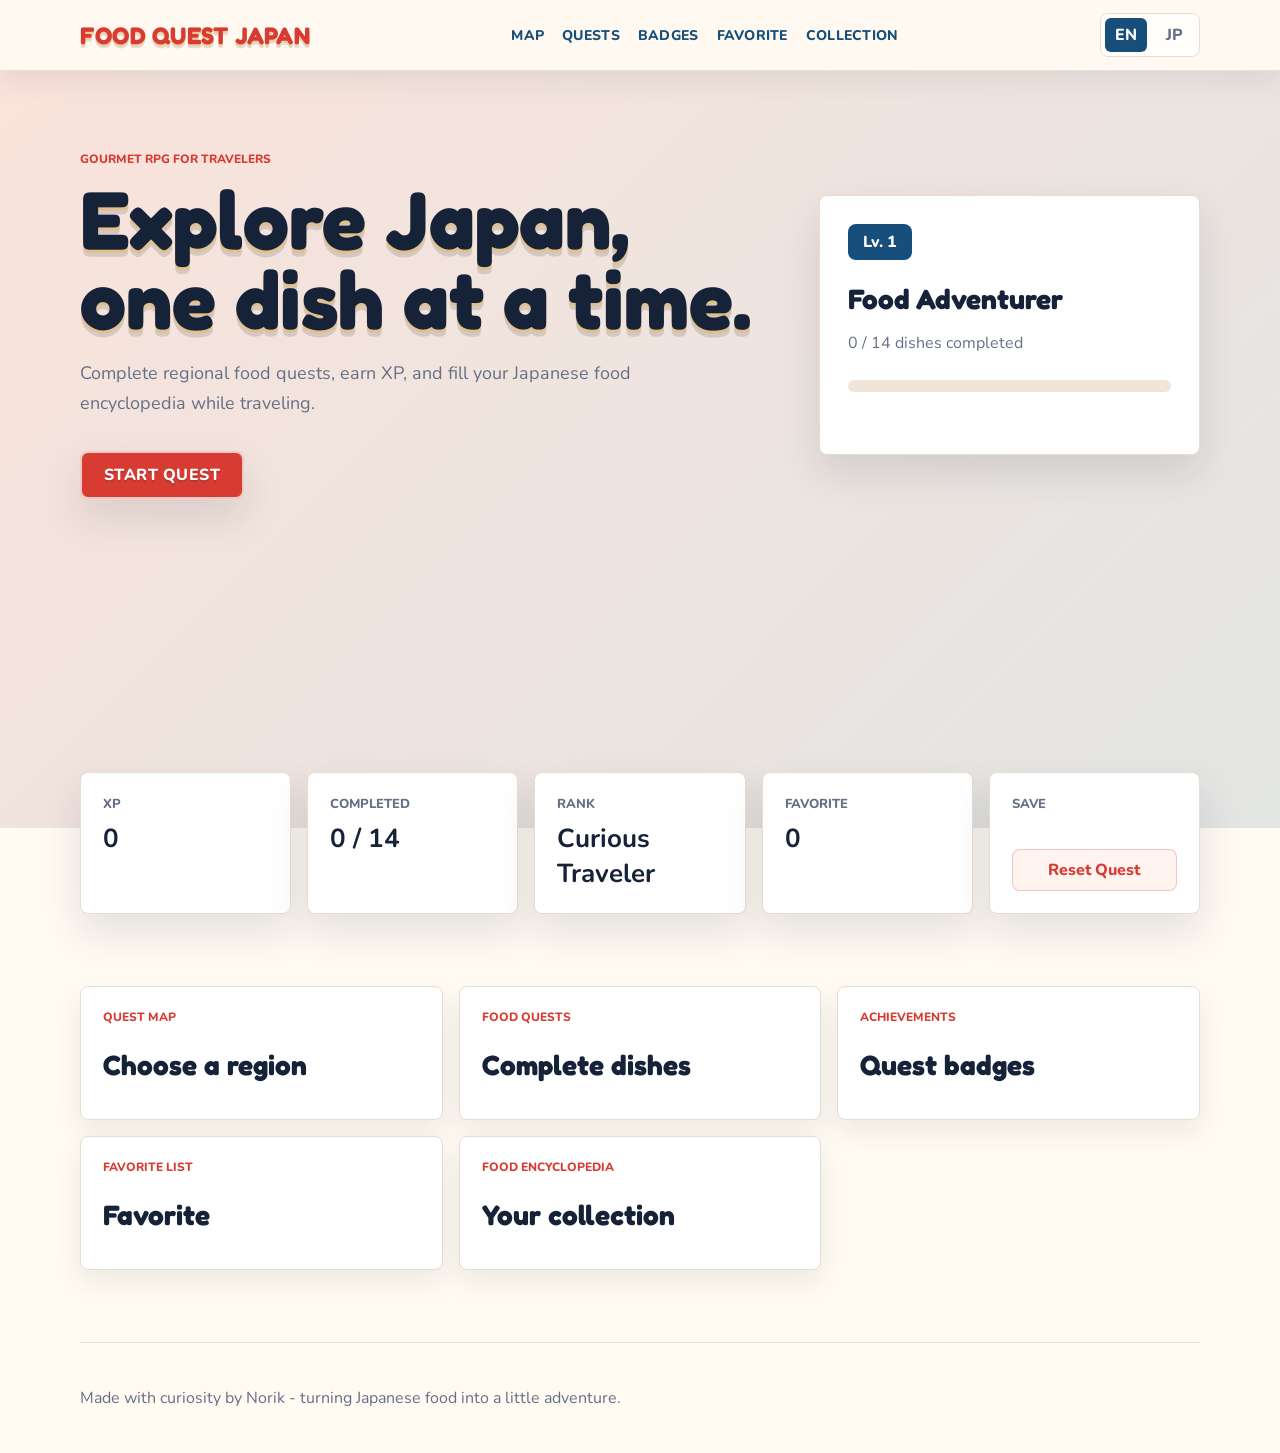
<file: index.html>
<!DOCTYPE html>
<html lang="en">
<head>
  <meta charset="UTF-8">
  <meta name="viewport" content="width=device-width, initial-scale=1.0">
  <meta name="theme-color" content="#fffaf2">
  <title>FOOD QUEST JAPAN</title>
  <link rel="stylesheet" href="css/style.css">
</head>
<body>
  <header class="site-header">
    <nav class="top-nav" aria-label="Main navigation">
      <a class="logo" href="index.html">FOOD QUEST JAPAN</a>
      <div class="nav-links">
        <a href="map.html" data-i18n="nav.map">Map</a>
        <a href="quests.html" data-i18n="nav.quests">Quests</a>
        <a href="badges.html" data-i18n="nav.badges">Badges</a>
        <a href="favorite.html" data-i18n="nav.saved">Favorite</a>
        <a href="collection.html" data-i18n="nav.collection">Collection</a>
      </div>
      <div class="language-toggle" aria-label="Language switcher">
        <button class="language-button active" type="button" data-language="en">EN</button>
        <button class="language-button" type="button" data-language="ja">JP</button>
      </div>
    </nav>

    <section class="hero" id="top">
      <div class="hero-copy">
        <p class="eyebrow" data-i18n="hero.eyebrow">Gourmet RPG for travelers</p>
        <h1 data-i18n="hero.title">Explore Japan, one dish at a time.</h1>
        <p data-i18n="hero.copy">
          Complete regional food quests, earn XP, and fill your Japanese food encyclopedia while traveling.
        </p>
        <a class="primary-button" href="quests.html" data-i18n="hero.cta">Start Quest</a>
      </div>
      <div class="hero-panel" aria-label="Player status preview">
        <span class="level-badge">Lv. 1</span>
        <h2 data-i18n="rank.foodAdventurer">Food Adventurer</h2>
        <p id="heroProgress">0 / 14 dishes completed</p>
        <div class="progress-track">
          <div class="progress-fill" id="heroProgressBar"></div>
        </div>
      </div>
    </section>
  </header>

  <main>
    <section class="dashboard" aria-label="Current player status">
      <article>
        <span>XP</span>
        <strong id="xpValue">0</strong>
      </article>
      <article>
        <span data-i18n="dashboard.completed">Completed</span>
        <strong id="completedValue">0 / 14</strong>
      </article>
      <article>
        <span data-i18n="dashboard.rank">Rank</span>
        <strong id="rankValue">Curious Traveler</strong>
      </article>
      <article>
        <span data-i18n="dashboard.want">Favorite</span>
        <strong id="wantValue">0</strong>
      </article>
      <article class="dashboard-action">
        <span data-i18n="dashboard.save">Save</span>
        <button class="reset-button" id="resetButton" type="button" data-i18n="actions.reset">Reset Quest</button>
      </article>
    </section>

    <section class="section page-links" aria-label="App pages">
      <a class="page-link-card" href="map.html">
        <span data-i18n="map.eyebrow">Quest Map</span>
        <strong data-i18n="map.title">Choose a region</strong>
      </a>
      <a class="page-link-card" href="quests.html">
        <span data-i18n="quests.eyebrow">Food Quests</span>
        <strong data-i18n="quests.title">Complete dishes</strong>
      </a>
      <a class="page-link-card" href="badges.html">
        <span data-i18n="badges.eyebrow">Achievements</span>
        <strong data-i18n="badges.title">Quest badges</strong>
      </a>
      <a class="page-link-card" href="favorite.html">
        <span data-i18n="saved.eyebrow">Travel Plan</span>
        <strong data-i18n="saved.title">Favorite</strong>
      </a>
      <a class="page-link-card" href="collection.html">
        <span data-i18n="collection.eyebrow">Food Encyclopedia</span>
        <strong data-i18n="collection.title">Your collection</strong>
      </a>
    </section>
  </main>

  <footer class="footer">
    <p>Made with curiosity by Norik - turning Japanese food into a little adventure.</p>
  </footer>

  <div class="modal" id="foodModal" aria-hidden="true">
    <div class="modal-backdrop" data-close-modal></div>
    <section class="modal-card" role="dialog" aria-modal="true" aria-labelledby="modalTitle">
      <button class="modal-close" type="button" aria-label="Close detail" data-close-modal data-i18n="actions.close">Close</button>
      <div id="modalContent"></div>
    </section>
  </div>

  <script src="js/data.js"></script>
  <script src="js/app.js"></script>
  <nav class="bottom-nav" aria-label="Mobile navigation">
    <a href="map.html" data-i18n="nav.map">Map</a>
    <a href="quests.html" data-i18n="nav.quests">Quests</a>
    <a href="badges.html" data-i18n="nav.badges">Badges</a>
    <a href="favorite.html" data-i18n="nav.saved">Favorite</a>
    <a href="collection.html" data-i18n="nav.collection">Collection</a>
  </nav>
</body>
</html>
</file>
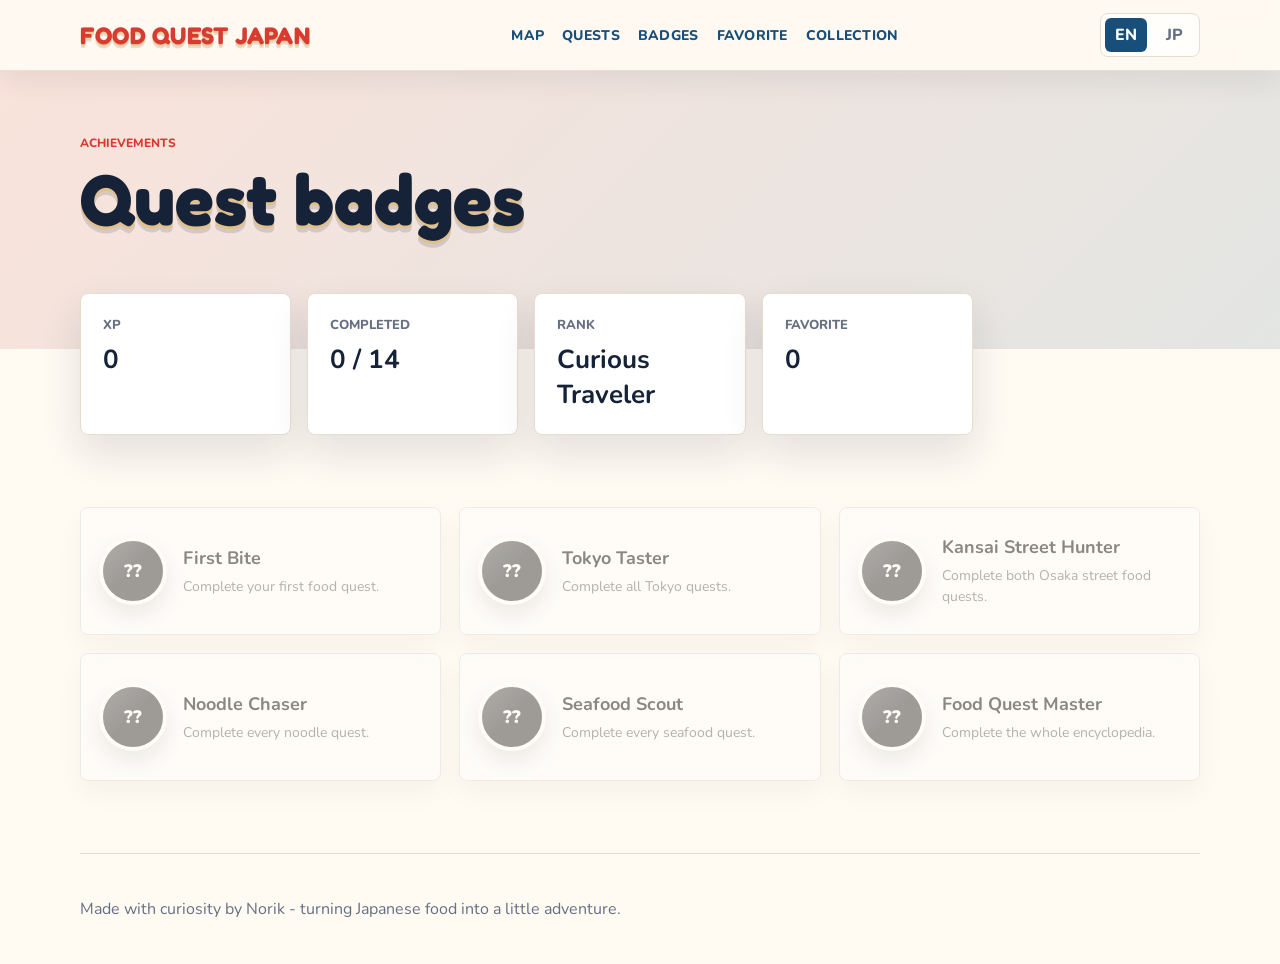
<file: badges.html>
<!DOCTYPE html>
<html lang="en">
<head>
  <meta charset="UTF-8">
  <meta name="viewport" content="width=device-width, initial-scale=1.0">
  <meta name="theme-color" content="#fffaf2">
  <title>Badges | FOOD QUEST JAPAN</title>
  <link rel="stylesheet" href="css/style.css">
</head>
<body>
  <header class="page-shell">
    <nav class="top-nav" aria-label="Main navigation">
      <a class="logo" href="index.html">FOOD QUEST JAPAN</a>
      <div class="nav-links">
        <a href="map.html" data-i18n="nav.map">Map</a>
        <a href="quests.html" data-i18n="nav.quests">Quests</a>
        <a href="badges.html" data-i18n="nav.badges">Badges</a>
        <a href="favorite.html" data-i18n="nav.saved">Favorite</a>
        <a href="collection.html" data-i18n="nav.collection">Collection</a>
      </div>
      <div class="language-toggle" aria-label="Language switcher">
        <button class="language-button active" type="button" data-language="en">EN</button>
        <button class="language-button" type="button" data-language="ja">JP</button>
      </div>
    </nav>
    <section class="page-header">
      <p class="eyebrow" data-i18n="badges.eyebrow">Achievements</p>
      <h1 data-i18n="badges.title">Quest badges</h1>
    </section>
  </header>

  <main>
    <section class="dashboard" aria-label="Current player status">
      <article><span>XP</span><strong id="xpValue">0</strong></article>
      <article><span data-i18n="dashboard.completed">Completed</span><strong id="completedValue">0 / 14</strong></article>
      <article><span data-i18n="dashboard.rank">Rank</span><strong id="rankValue">Curious Traveler</strong></article>
      <article><span data-i18n="dashboard.want">Favorite</span><strong id="wantValue">0</strong></article>
    </section>

    <section class="section badges-section" id="badges">
      <div class="badge-grid" id="badgeGrid"></div>
    </section>
  </main>

  <footer class="footer">
    <p>Made with curiosity by Norik - turning Japanese food into a little adventure.</p>
  </footer>

  <script src="js/data.js"></script>
  <script src="js/app.js"></script>
  <nav class="bottom-nav" aria-label="Mobile navigation">
    <a href="map.html" data-i18n="nav.map">Map</a>
    <a href="quests.html" data-i18n="nav.quests">Quests</a>
    <a href="badges.html" data-i18n="nav.badges">Badges</a>
    <a href="favorite.html" data-i18n="nav.saved">Favorite</a>
    <a href="collection.html" data-i18n="nav.collection">Collection</a>
  </nav>
</body>
</html>
</file>
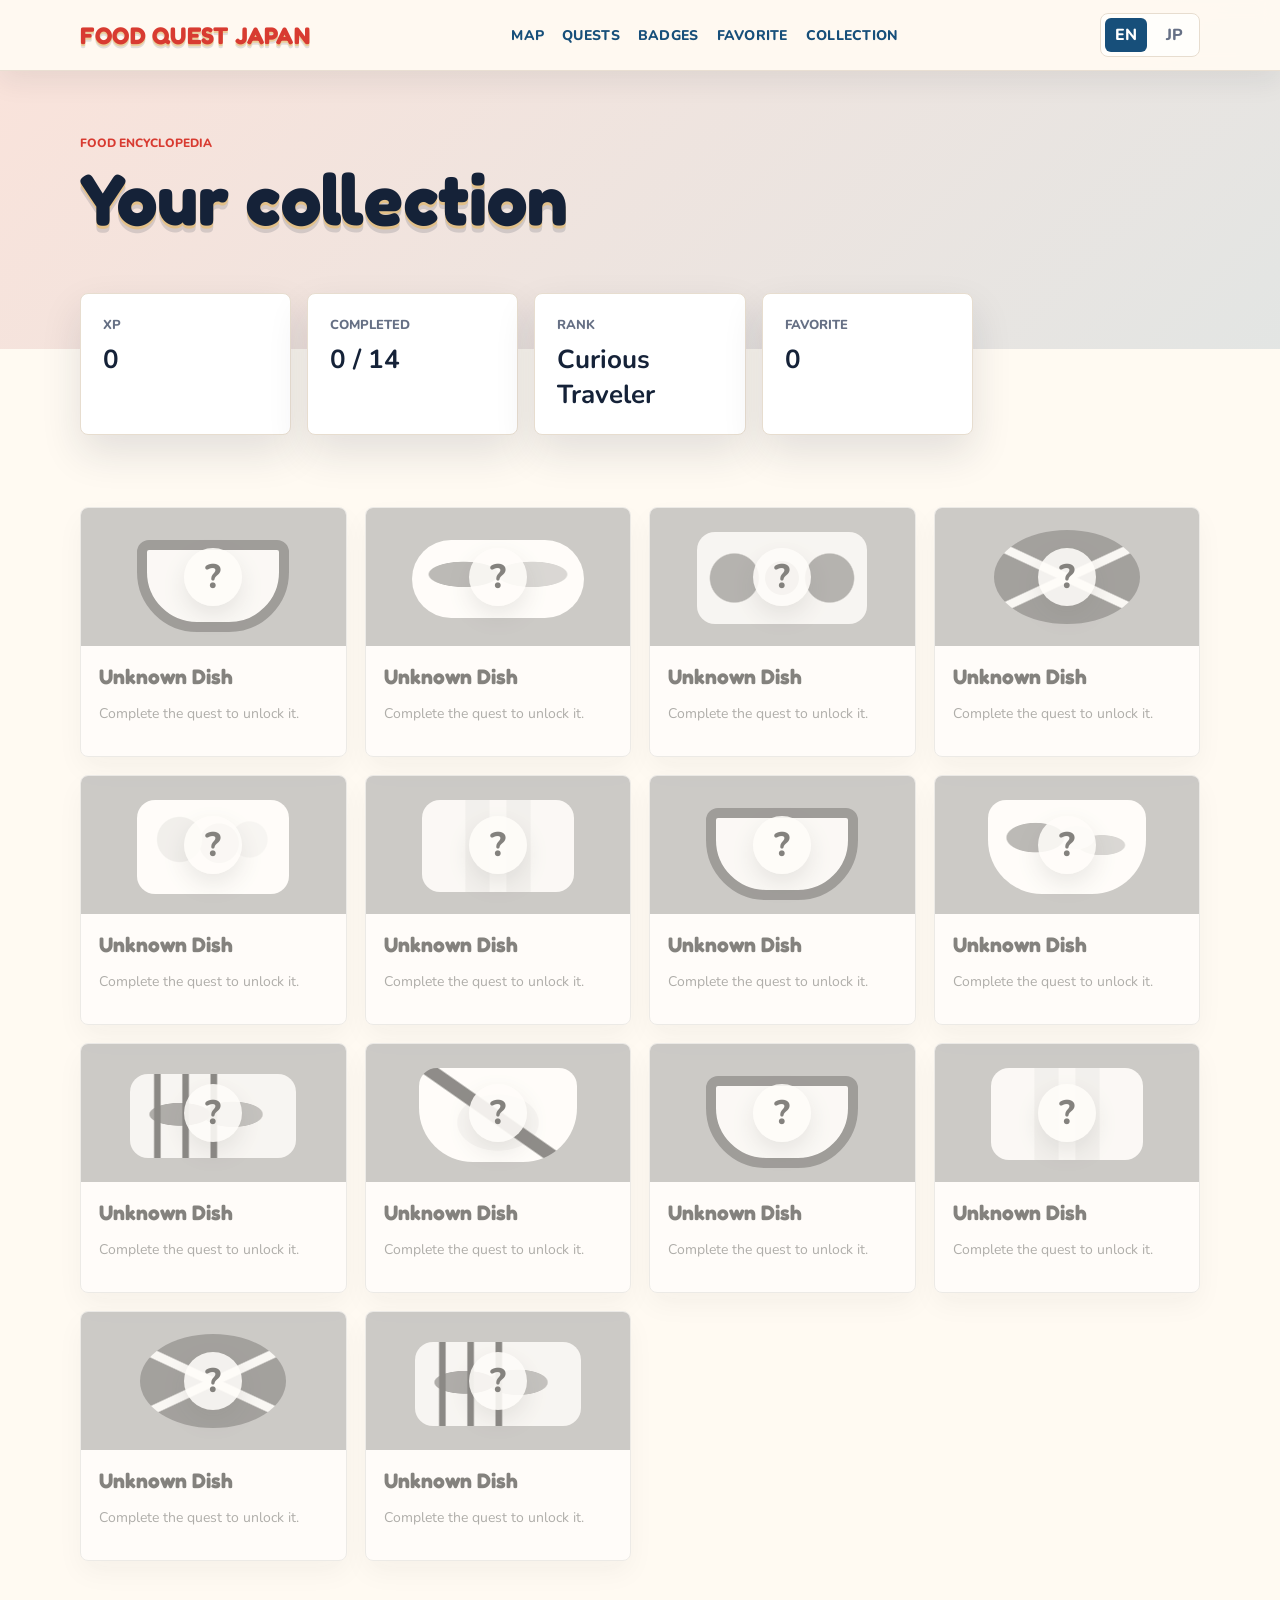
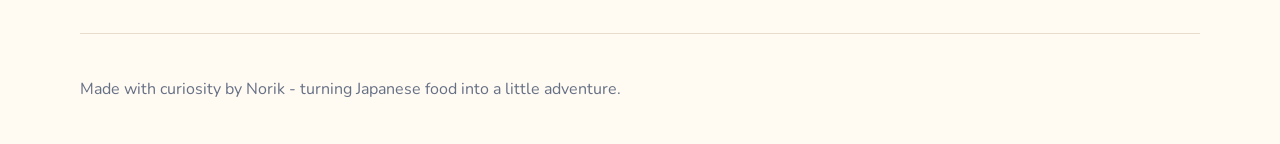
<file: collection.html>
<!DOCTYPE html>
<html lang="en">
<head>
  <meta charset="UTF-8">
  <meta name="viewport" content="width=device-width, initial-scale=1.0">
  <meta name="theme-color" content="#fffaf2">
  <title>Collection | FOOD QUEST JAPAN</title>
  <link rel="stylesheet" href="css/style.css">
</head>
<body>
  <header class="page-shell">
    <nav class="top-nav" aria-label="Main navigation">
      <a class="logo" href="index.html">FOOD QUEST JAPAN</a>
      <div class="nav-links">
        <a href="map.html" data-i18n="nav.map">Map</a>
        <a href="quests.html" data-i18n="nav.quests">Quests</a>
        <a href="badges.html" data-i18n="nav.badges">Badges</a>
        <a href="favorite.html" data-i18n="nav.saved">Favorite</a>
        <a href="collection.html" data-i18n="nav.collection">Collection</a>
      </div>
      <div class="language-toggle" aria-label="Language switcher">
        <button class="language-button active" type="button" data-language="en">EN</button>
        <button class="language-button" type="button" data-language="ja">JP</button>
      </div>
    </nav>
    <section class="page-header">
      <p class="eyebrow" data-i18n="collection.eyebrow">Food Encyclopedia</p>
      <h1 data-i18n="collection.title">Your collection</h1>
    </section>
  </header>

  <main>
    <section class="dashboard" aria-label="Current player status">
      <article><span>XP</span><strong id="xpValue">0</strong></article>
      <article><span data-i18n="dashboard.completed">Completed</span><strong id="completedValue">0 / 14</strong></article>
      <article><span data-i18n="dashboard.rank">Rank</span><strong id="rankValue">Curious Traveler</strong></article>
      <article><span data-i18n="dashboard.want">Favorite</span><strong id="wantValue">0</strong></article>
    </section>

    <section class="section collection-section" id="collection">
      <div class="collection-grid" id="collectionGrid"></div>
    </section>
  </main>

  <footer class="footer">
    <p>Made with curiosity by Norik - turning Japanese food into a little adventure.</p>
  </footer>

  <script src="js/data.js"></script>
  <script src="js/app.js"></script>
  <nav class="bottom-nav" aria-label="Mobile navigation">
    <a href="map.html" data-i18n="nav.map">Map</a>
    <a href="quests.html" data-i18n="nav.quests">Quests</a>
    <a href="badges.html" data-i18n="nav.badges">Badges</a>
    <a href="favorite.html" data-i18n="nav.saved">Favorite</a>
    <a href="collection.html" data-i18n="nav.collection">Collection</a>
  </nav>
</body>
</html>
</file>
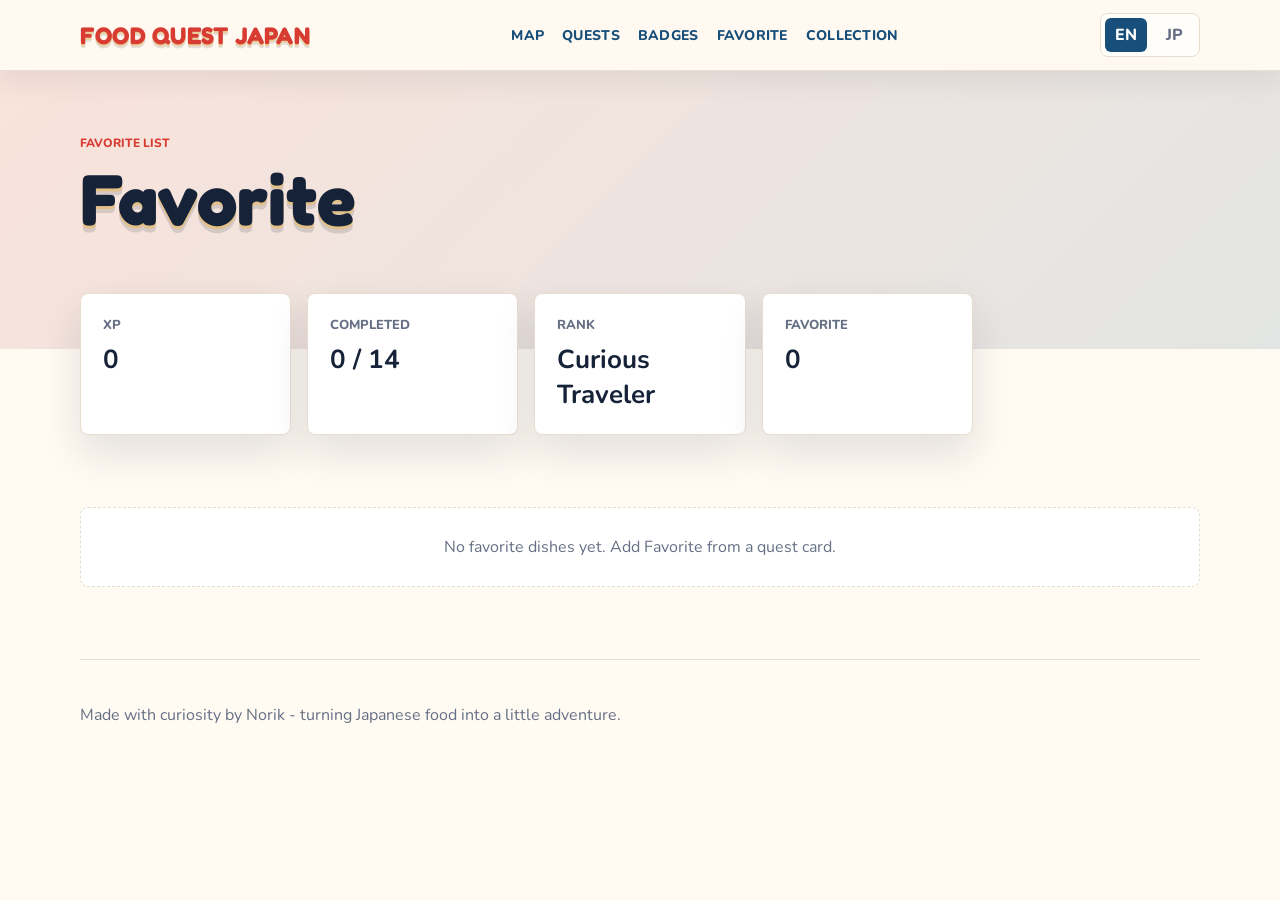
<file: favorite.html>
<!DOCTYPE html>
<html lang="en">
<head>
  <meta charset="UTF-8">
  <meta name="viewport" content="width=device-width, initial-scale=1.0">
  <meta name="theme-color" content="#fffaf2">
  <title>Favorite | FOOD QUEST JAPAN</title>
  <link rel="stylesheet" href="css/style.css">
</head>
<body>
  <header class="page-shell">
    <nav class="top-nav" aria-label="Main navigation">
      <a class="logo" href="index.html">FOOD QUEST JAPAN</a>
      <div class="nav-links">
        <a href="map.html" data-i18n="nav.map">Map</a>
        <a href="quests.html" data-i18n="nav.quests">Quests</a>
        <a href="badges.html" data-i18n="nav.badges">Badges</a>
        <a href="favorite.html" data-i18n="nav.saved">Favorite</a>
        <a href="collection.html" data-i18n="nav.collection">Collection</a>
      </div>
      <div class="language-toggle" aria-label="Language switcher">
        <button class="language-button active" type="button" data-language="en">EN</button>
        <button class="language-button" type="button" data-language="ja">JP</button>
      </div>
    </nav>
    <section class="page-header">
      <p class="eyebrow" data-i18n="saved.eyebrow">Travel Plan</p>
      <h1 data-i18n="saved.title">Favorite</h1>
    </section>
  </header>

  <main>
    <section class="dashboard" aria-label="Current player status">
      <article><span>XP</span><strong id="xpValue">0</strong></article>
      <article><span data-i18n="dashboard.completed">Completed</span><strong id="completedValue">0 / 14</strong></article>
      <article><span data-i18n="dashboard.rank">Rank</span><strong id="rankValue">Curious Traveler</strong></article>
      <article><span data-i18n="dashboard.want">Favorite</span><strong id="wantValue">0</strong></article>
    </section>

    <section class="section saved-section" id="saved">
      <div class="saved-list" id="savedList"></div>
    </section>
  </main>

  <footer class="footer">
    <p>Made with curiosity by Norik - turning Japanese food into a little adventure.</p>
  </footer>

  <div class="modal" id="foodModal" aria-hidden="true">
    <div class="modal-backdrop" data-close-modal></div>
    <section class="modal-card" role="dialog" aria-modal="true" aria-labelledby="modalTitle">
      <button class="modal-close" type="button" aria-label="Close detail" data-close-modal data-i18n="actions.close">Close</button>
      <div id="modalContent"></div>
    </section>
  </div>

  <script src="js/data.js"></script>
  <script src="js/app.js"></script>
  <nav class="bottom-nav" aria-label="Mobile navigation">
    <a href="map.html" data-i18n="nav.map">Map</a>
    <a href="quests.html" data-i18n="nav.quests">Quests</a>
    <a href="badges.html" data-i18n="nav.badges">Badges</a>
    <a href="favorite.html" data-i18n="nav.saved">Favorite</a>
    <a href="collection.html" data-i18n="nav.collection">Collection</a>
  </nav>
</body>
</html>
</file>
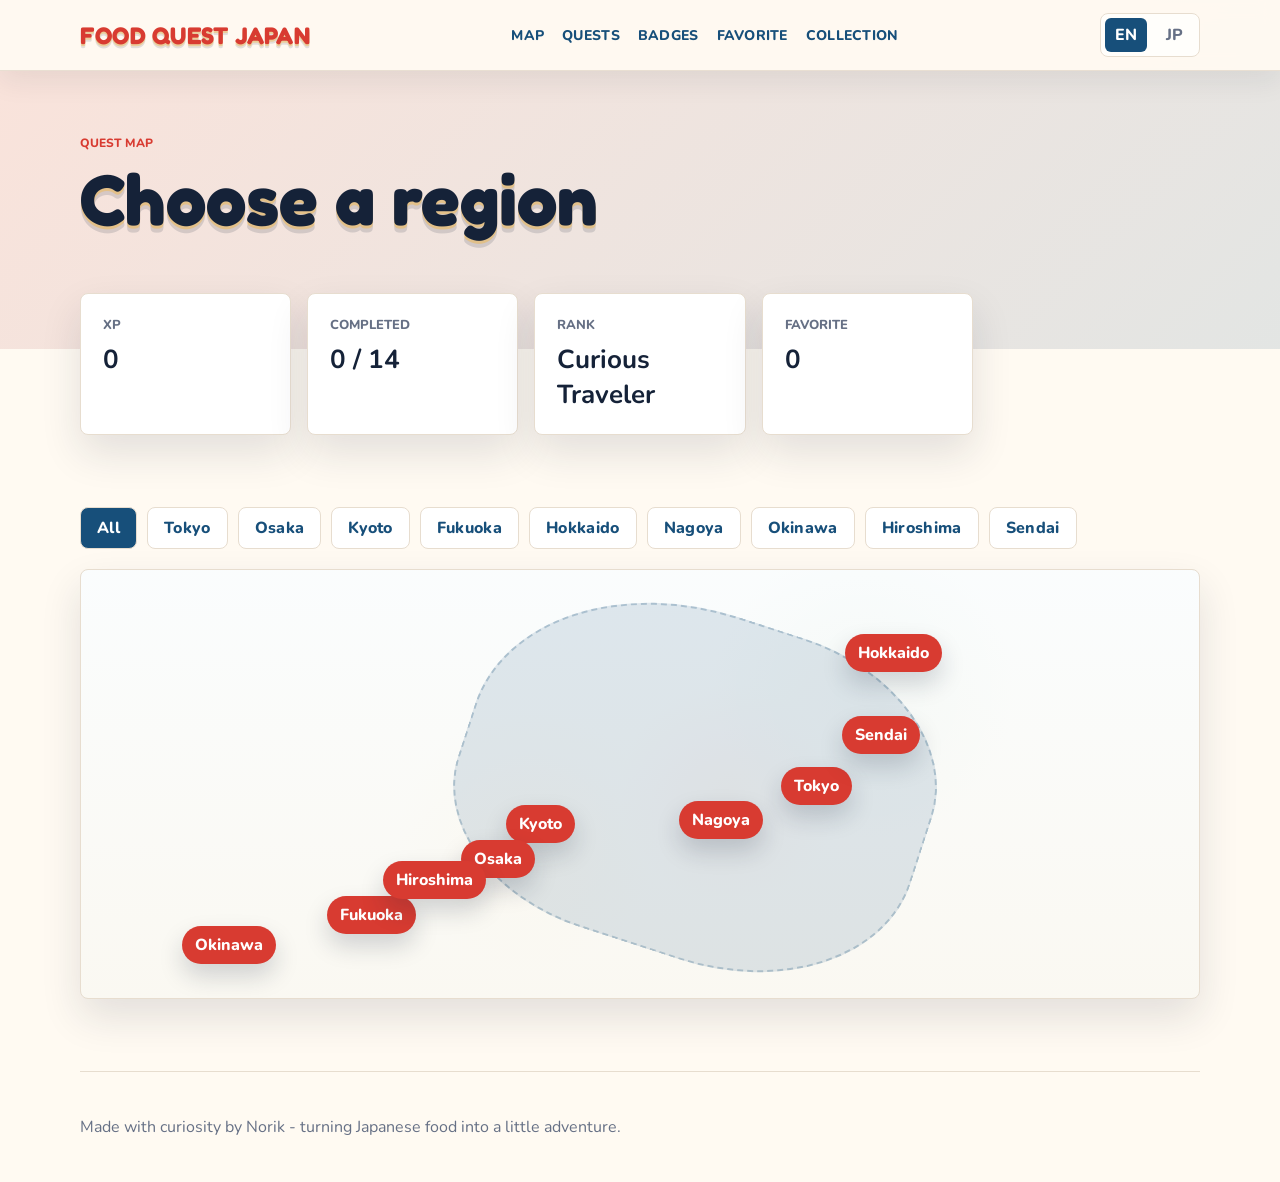
<file: map.html>
<!DOCTYPE html>
<html lang="en">
<head>
  <meta charset="UTF-8">
  <meta name="viewport" content="width=device-width, initial-scale=1.0">
  <meta name="theme-color" content="#fffaf2">
  <title>Map | FOOD QUEST JAPAN</title>
  <link rel="stylesheet" href="css/style.css">
</head>
<body>
  <header class="page-shell">
    <nav class="top-nav" aria-label="Main navigation">
      <a class="logo" href="index.html">FOOD QUEST JAPAN</a>
      <div class="nav-links">
        <a href="map.html" data-i18n="nav.map">Map</a>
        <a href="quests.html" data-i18n="nav.quests">Quests</a>
        <a href="badges.html" data-i18n="nav.badges">Badges</a>
        <a href="favorite.html" data-i18n="nav.saved">Favorite</a>
        <a href="collection.html" data-i18n="nav.collection">Collection</a>
      </div>
      <div class="language-toggle" aria-label="Language switcher">
        <button class="language-button active" type="button" data-language="en">EN</button>
        <button class="language-button" type="button" data-language="ja">JP</button>
      </div>
    </nav>
    <section class="page-header">
      <p class="eyebrow" data-i18n="map.eyebrow">Quest Map</p>
      <h1 data-i18n="map.title">Choose a region</h1>
    </section>
  </header>

  <main>
    <section class="dashboard" aria-label="Current player status">
      <article><span>XP</span><strong id="xpValue">0</strong></article>
      <article><span data-i18n="dashboard.completed">Completed</span><strong id="completedValue">0 / 14</strong></article>
      <article><span data-i18n="dashboard.rank">Rank</span><strong id="rankValue">Curious Traveler</strong></article>
      <article><span data-i18n="dashboard.want">Favorite</span><strong id="wantValue">0</strong></article>
    </section>

    <section class="section map-section" id="map">
      <div class="region-controls" aria-label="Filter quests by region">
        <button class="region-button active" data-region="all">All</button>
        <button class="region-button" data-region="Tokyo">Tokyo</button>
        <button class="region-button" data-region="Osaka">Osaka</button>
        <button class="region-button" data-region="Kyoto">Kyoto</button>
        <button class="region-button" data-region="Fukuoka">Fukuoka</button>
        <button class="region-button" data-region="Hokkaido">Hokkaido</button>
        <button class="region-button" data-region="Nagoya">Nagoya</button>
        <button class="region-button" data-region="Okinawa">Okinawa</button>
        <button class="region-button" data-region="Hiroshima">Hiroshima</button>
        <button class="region-button" data-region="Sendai">Sendai</button>
      </div>
      <div class="map-board" aria-label="Japan food quest map">
        <button class="map-pin pin-hokkaido" data-region="Hokkaido">Hokkaido</button>
        <button class="map-pin pin-tokyo" data-region="Tokyo">Tokyo</button>
        <button class="map-pin pin-kyoto" data-region="Kyoto">Kyoto</button>
        <button class="map-pin pin-osaka" data-region="Osaka">Osaka</button>
        <button class="map-pin pin-fukuoka" data-region="Fukuoka">Fukuoka</button>
        <button class="map-pin pin-nagoya" data-region="Nagoya">Nagoya</button>
        <button class="map-pin pin-okinawa" data-region="Okinawa">Okinawa</button>
        <button class="map-pin pin-hiroshima" data-region="Hiroshima">Hiroshima</button>
        <button class="map-pin pin-sendai" data-region="Sendai">Sendai</button>
      </div>
    </section>
  </main>

  <footer class="footer">
    <p>Made with curiosity by Norik - turning Japanese food into a little adventure.</p>
  </footer>

  <script src="js/data.js"></script>
  <script src="js/app.js"></script>
  <nav class="bottom-nav" aria-label="Mobile navigation">
    <a href="map.html" data-i18n="nav.map">Map</a>
    <a href="quests.html" data-i18n="nav.quests">Quests</a>
    <a href="badges.html" data-i18n="nav.badges">Badges</a>
    <a href="favorite.html" data-i18n="nav.saved">Favorite</a>
    <a href="collection.html" data-i18n="nav.collection">Collection</a>
  </nav>
</body>
</html>
</file>
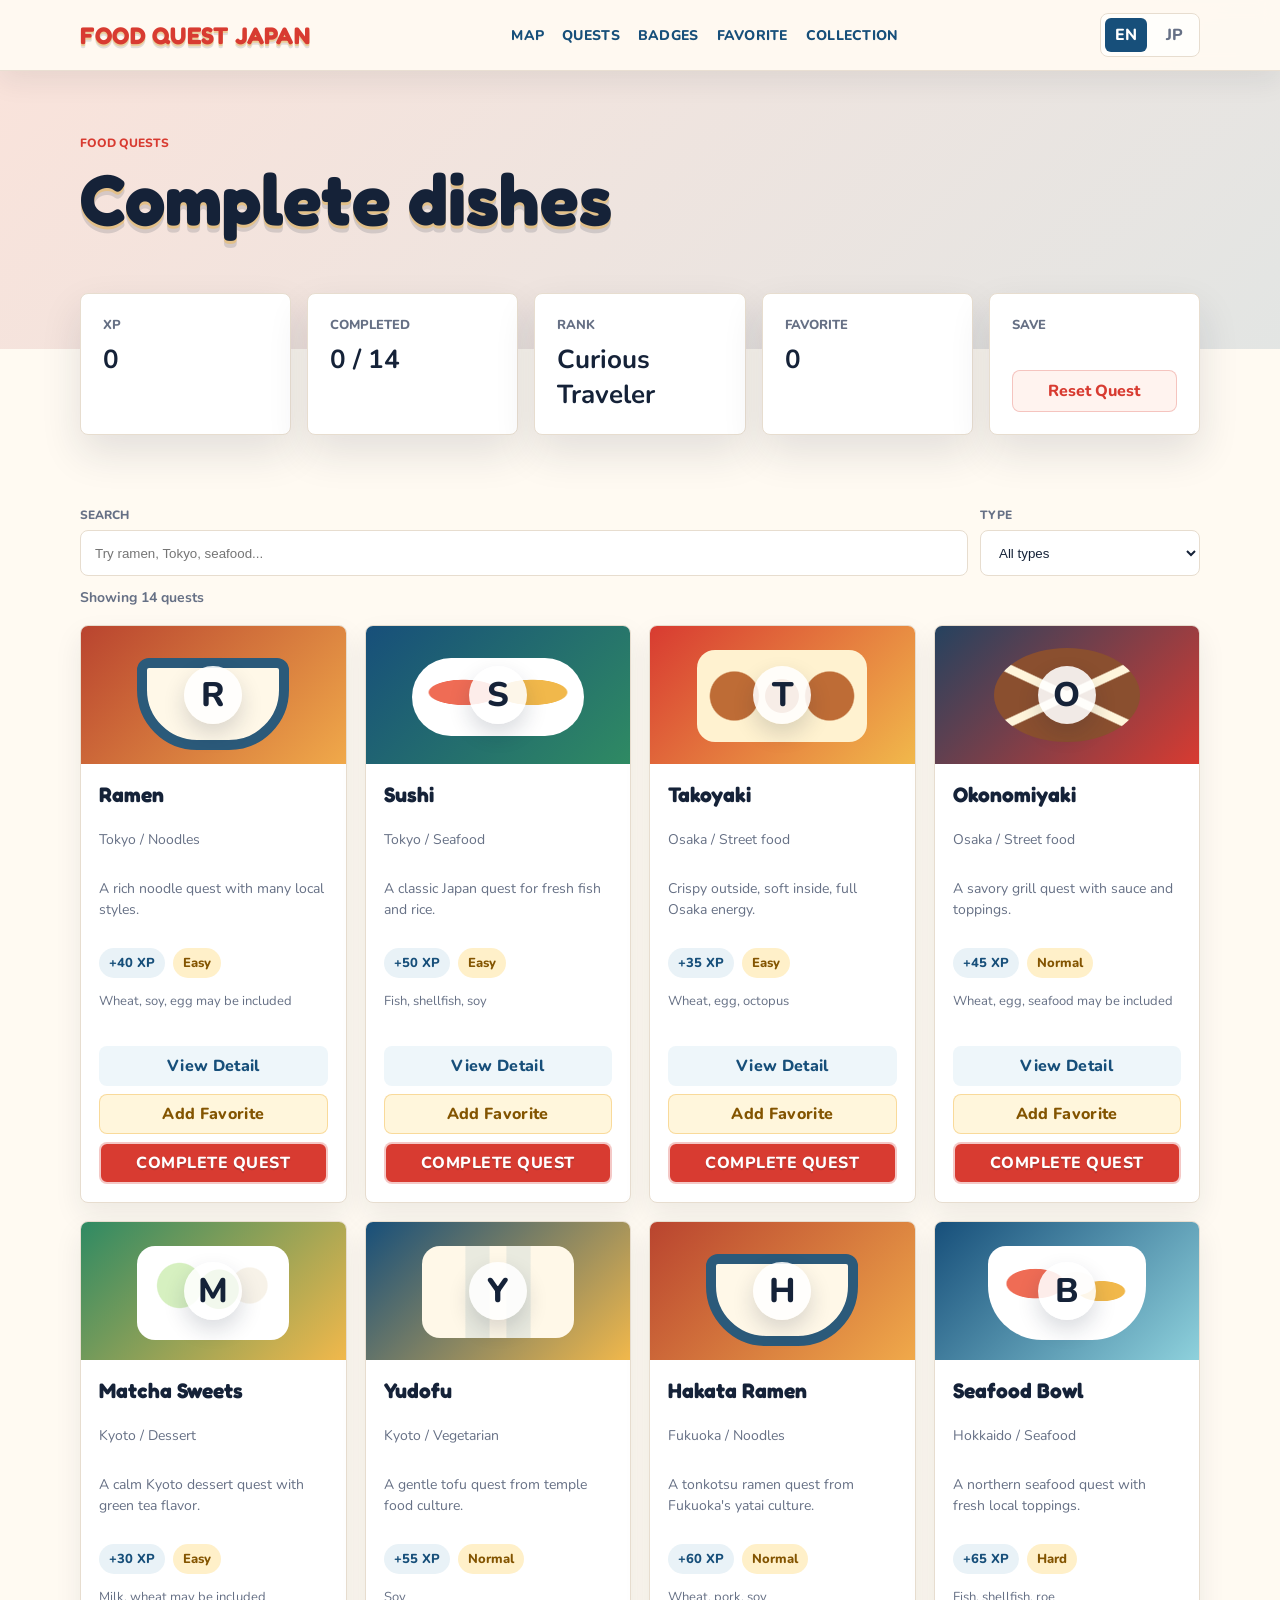
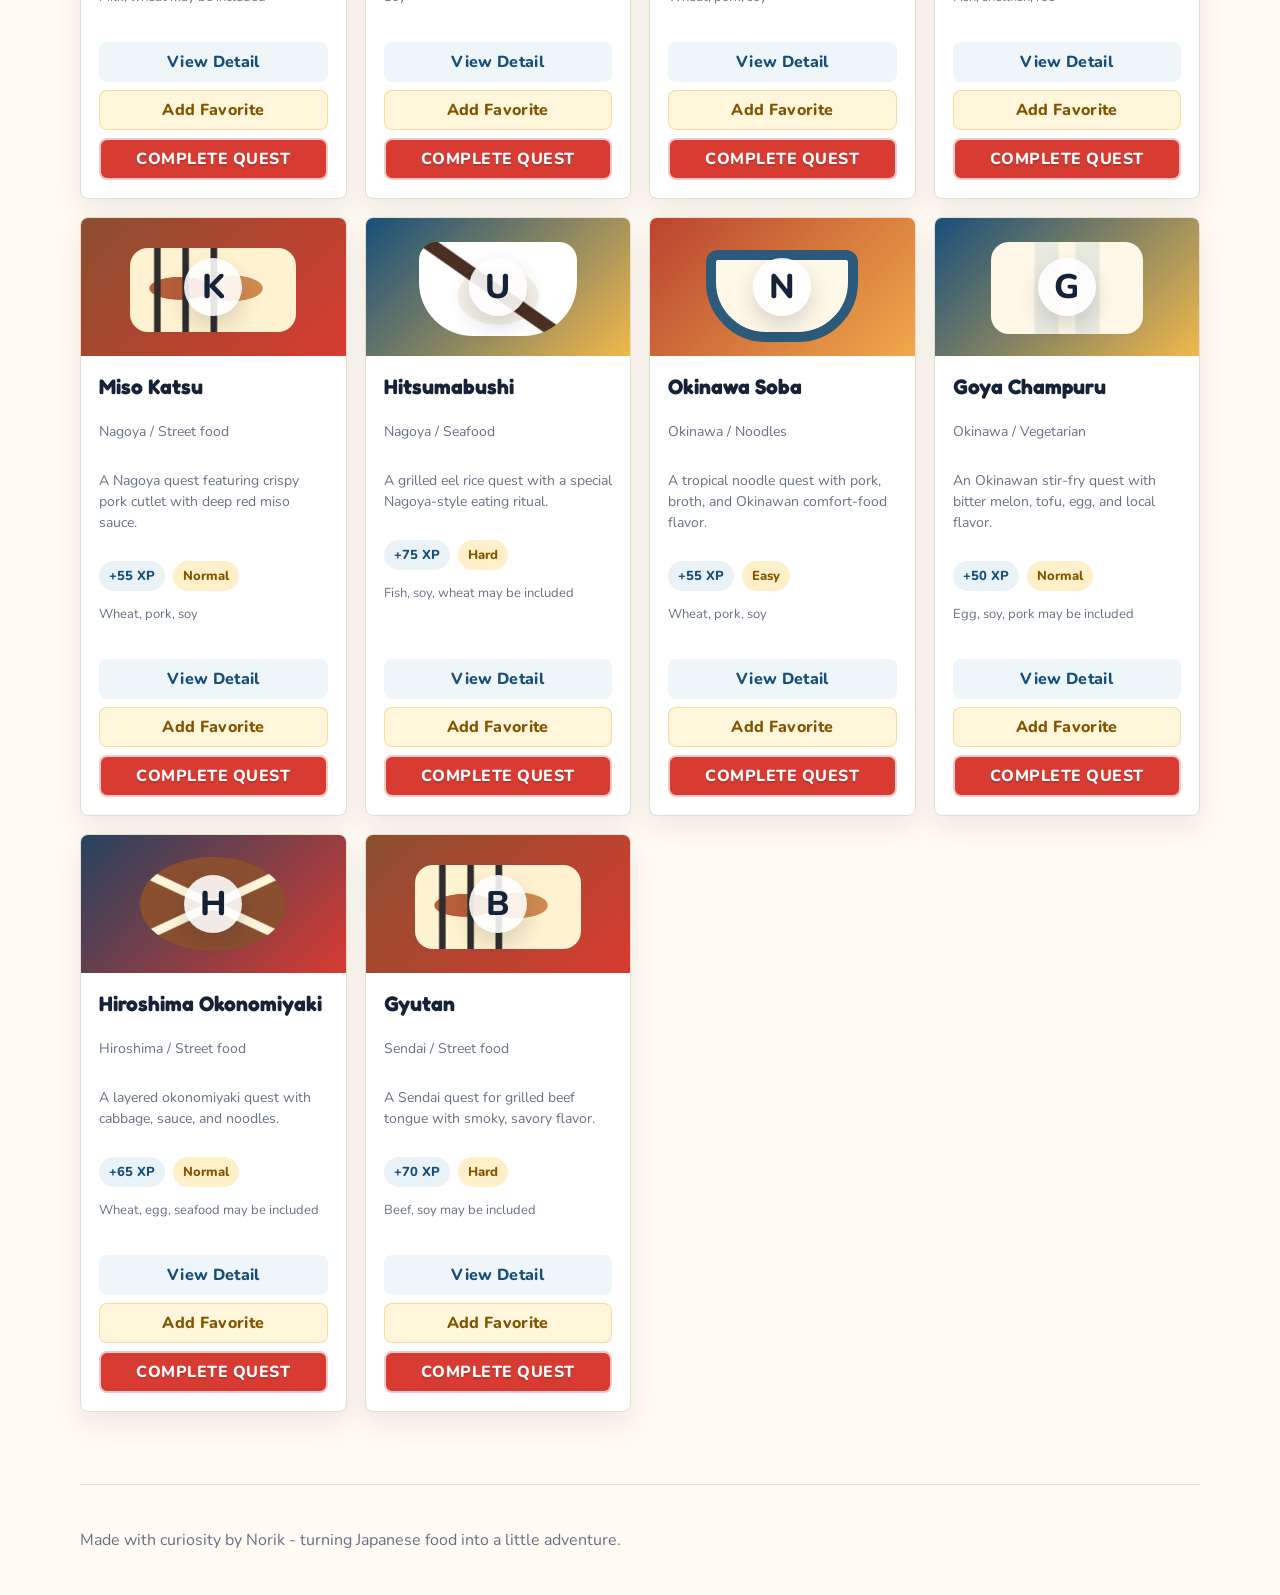
<file: quests.html>
<!DOCTYPE html>
<html lang="en">
<head>
  <meta charset="UTF-8">
  <meta name="viewport" content="width=device-width, initial-scale=1.0">
  <meta name="theme-color" content="#fffaf2">
  <title>Quests | FOOD QUEST JAPAN</title>
  <link rel="stylesheet" href="css/style.css">
</head>
<body>
  <header class="page-shell">
    <nav class="top-nav" aria-label="Main navigation">
      <a class="logo" href="index.html">FOOD QUEST JAPAN</a>
      <div class="nav-links">
        <a href="map.html" data-i18n="nav.map">Map</a>
        <a href="quests.html" data-i18n="nav.quests">Quests</a>
        <a href="badges.html" data-i18n="nav.badges">Badges</a>
        <a href="favorite.html" data-i18n="nav.saved">Favorite</a>
        <a href="collection.html" data-i18n="nav.collection">Collection</a>
      </div>
      <div class="language-toggle" aria-label="Language switcher">
        <button class="language-button active" type="button" data-language="en">EN</button>
        <button class="language-button" type="button" data-language="ja">JP</button>
      </div>
    </nav>
    <section class="page-header">
      <p class="eyebrow" data-i18n="quests.eyebrow">Food Quests</p>
      <h1 data-i18n="quests.title">Complete dishes</h1>
    </section>
  </header>

  <main>
    <section class="dashboard" aria-label="Current player status">
      <article><span>XP</span><strong id="xpValue">0</strong></article>
      <article><span data-i18n="dashboard.completed">Completed</span><strong id="completedValue">0 / 14</strong></article>
      <article><span data-i18n="dashboard.rank">Rank</span><strong id="rankValue">Curious Traveler</strong></article>
      <article><span data-i18n="dashboard.want">Favorite</span><strong id="wantValue">0</strong></article>
      <article class="dashboard-action"><span data-i18n="dashboard.save">Save</span><button class="reset-button" id="resetButton" type="button" data-i18n="actions.reset">Reset Quest</button></article>
    </section>

    <section class="section" id="quests">
      <div class="quest-tools" aria-label="Search and filter quests">
        <label class="search-field" for="questSearch">
          <span data-i18n="filters.search">Search</span>
          <input id="questSearch" type="search" placeholder="Try ramen, Tokyo, seafood...">
        </label>
        <label class="select-field" for="typeFilter">
          <span data-i18n="filters.type">Type</span>
          <select id="typeFilter">
            <option value="all">All types</option>
          </select>
        </label>
      </div>
      <p class="result-count" id="resultCount" aria-live="polite">Showing 14 quests</p>
      <div class="quest-grid" id="questGrid"></div>
    </section>

  </main>

  <footer class="footer">
    <p>Made with curiosity by Norik - turning Japanese food into a little adventure.</p>
  </footer>

  <div class="modal" id="foodModal" aria-hidden="true">
    <div class="modal-backdrop" data-close-modal></div>
    <section class="modal-card" role="dialog" aria-modal="true" aria-labelledby="modalTitle">
      <button class="modal-close" type="button" aria-label="Close detail" data-close-modal data-i18n="actions.close">Close</button>
      <div id="modalContent"></div>
    </section>
  </div>

  <script src="js/data.js"></script>
  <script src="js/app.js"></script>
  <nav class="bottom-nav" aria-label="Mobile navigation">
    <a href="map.html" data-i18n="nav.map">Map</a>
    <a href="quests.html" data-i18n="nav.quests">Quests</a>
    <a href="badges.html" data-i18n="nav.badges">Badges</a>
    <a href="favorite.html" data-i18n="nav.saved">Favorite</a>
    <a href="collection.html" data-i18n="nav.collection">Collection</a>
  </nav>
</body>
</html>
</file>
<file: css/style.css>
@import url("https://fonts.googleapis.com/css2?family=Fredoka:wght@500;600;700&family=Nunito:wght@600;700;800&display=swap");

:root {
  --ink: #152238;
  --muted: #667085;
  --paper: #fffaf2;
  --surface: #ffffff;
  --line: #e7ddcf;
  --red: #d83b31;
  --blue: #174f7a;
  --green: #2f8a63;
  --gold: #f1b84b;
  --shadow: 0 18px 40px rgba(21, 34, 56, 0.12);
  --display-font: "Fredoka", "Arial Rounded MT Bold", "Trebuchet MS", sans-serif;
  --ui-font: "Nunito", "Trebuchet MS", Arial, Helvetica, sans-serif;
}

* {
  box-sizing: border-box;
}

html {
  scroll-behavior: smooth;
}

body {
  margin: 0;
  color: var(--ink);
  font-family: var(--ui-font);
  background: var(--paper);
}

body.modal-open {
  overflow: hidden;
}

a {
  color: inherit;
  text-decoration: none;
}

button {
  font: inherit;
}

.site-header {
  min-height: 92vh;
  background:
    linear-gradient(135deg, rgba(216, 59, 49, 0.12), rgba(23, 79, 122, 0.12)),
    var(--paper);
}

.page-shell {
  background:
    linear-gradient(135deg, rgba(216, 59, 49, 0.12), rgba(23, 79, 122, 0.12)),
    var(--paper);
  padding-bottom: 86px;
}

.top-nav {
  position: sticky;
  top: 0;
  z-index: 30;
  display: flex;
  align-items: center;
  justify-content: space-between;
  gap: 24px;
  width: 100%;
  margin: 0;
  padding: 12px max(16px, calc((100% - 1120px) / 2));
  background: rgba(255, 250, 242, 0.96);
  border-bottom: 1px solid rgba(231, 221, 207, 0.9);
  box-shadow: 0 10px 28px rgba(21, 34, 56, 0.08);
  backdrop-filter: blur(10px);
}

.logo {
  display: inline-flex;
  align-items: center;
  min-height: 46px;
  padding: 0;
  color: var(--red);
  background: transparent;
  border: 0;
  border-radius: 0;
  font-family: var(--display-font);
  font-size: 24px;
  font-weight: 700;
  letter-spacing: 0.01em;
  box-shadow: none;
  text-shadow:
    0 2px 0 rgba(241, 184, 75, 0.45),
    0 4px 0 rgba(21, 34, 56, 0.12);
}

.nav-links {
  display: flex;
  gap: 18px;
  padding: 0;
  color: var(--blue);
  background: transparent;
  border: 0;
  border-radius: 0;
  box-shadow: none;
  font-size: 14px;
  font-weight: 800;
  letter-spacing: 0.02em;
  text-transform: uppercase;
}

.nav-links a {
  display: grid;
  place-items: center;
  min-height: 34px;
  padding: 0;
  border-radius: 0;
  white-space: nowrap;
}

.nav-links a:hover {
  color: var(--red);
  background: transparent;
  text-decoration: underline;
  text-underline-offset: 6px;
}

.language-toggle {
  display: flex;
  gap: 6px;
  padding: 4px;
  background: rgba(255, 255, 255, 0.72);
  border: 1px solid var(--line);
  border-radius: 8px;
}

.language-button {
  min-width: 42px;
  min-height: 34px;
  color: var(--muted);
  background: transparent;
  border: 0;
  border-radius: 6px;
  cursor: pointer;
  font-weight: 800;
}

.language-button.active {
  color: #ffffff;
  background: var(--blue);
}

.hero {
  display: grid;
  grid-template-columns: minmax(0, 1.3fr) minmax(280px, 0.7fr);
  gap: 32px;
  align-items: center;
  width: min(1120px, calc(100% - 32px));
  margin: 0 auto;
  padding: 80px 0 96px;
}

.page-header {
  width: min(1120px, calc(100% - 32px));
  margin: 0 auto;
  padding: 64px 0 28px;
}

.page-header h1 {
  max-width: 720px;
  margin: 0;
  font-family: var(--display-font);
  font-weight: 700;
  font-size: clamp(42px, 6vw, 72px);
  line-height: 1;
  text-shadow:
    0 3px 0 rgba(241, 184, 75, 0.5),
    0 7px 0 rgba(21, 34, 56, 0.14);
}

.hero h1 {
  max-width: 680px;
  margin: 0;
  font-family: var(--display-font);
  font-weight: 700;
  font-size: clamp(42px, 7vw, 82px);
  line-height: 0.98;
  text-shadow:
    0 3px 0 rgba(241, 184, 75, 0.5),
    0 7px 0 rgba(21, 34, 56, 0.14);
}

.hero-copy p:not(.eyebrow) {
  max-width: 560px;
  color: var(--muted);
  font-size: 18px;
  line-height: 1.7;
}

.eyebrow {
  margin: 0 0 12px;
  color: var(--red);
  font-size: 12px;
  font-weight: 800;
  letter-spacing: 0;
  text-transform: uppercase;
}

.primary-button,
.quest-button,
.detail-button,
.want-button,
.region-button,
.map-pin {
  border: 0;
  cursor: pointer;
  font-weight: 800;
}

.primary-button {
  display: inline-flex;
  align-items: center;
  justify-content: center;
  min-height: 48px;
  margin-top: 14px;
  padding: 0 22px;
  color: #ffffff;
  background: var(--red);
  border: 2px solid rgba(255, 255, 255, 0.72);
  border-radius: 8px;
  box-shadow: var(--shadow);
  letter-spacing: 0.03em;
  text-transform: uppercase;
  text-shadow: 0 2px 0 rgba(21, 34, 56, 0.18);
}

.hero-panel {
  min-height: 260px;
  padding: 28px;
  background: var(--surface);
  border: 1px solid var(--line);
  border-radius: 8px;
  box-shadow: var(--shadow);
}

.level-badge {
  display: inline-flex;
  align-items: center;
  justify-content: center;
  min-width: 64px;
  min-height: 36px;
  color: #ffffff;
  background: var(--blue);
  border-radius: 8px;
  font-weight: 800;
}

.hero-panel h2 {
  margin: 22px 0 8px;
  font-family: var(--display-font);
  font-weight: 700;
  font-size: 28px;
}

.hero-panel p {
  color: var(--muted);
}

.progress-track {
  overflow: hidden;
  height: 12px;
  margin-top: 26px;
  background: #efe6d8;
  border-radius: 999px;
}

.progress-fill {
  width: 0%;
  height: 100%;
  background: linear-gradient(90deg, var(--red), var(--gold));
  transition: width 0.25s ease;
}

main {
  width: min(1120px, calc(100% - 32px));
  margin: -56px auto 0;
}

.page-links {
  display: grid;
  grid-template-columns: repeat(3, 1fr);
  gap: 16px;
}

.page-link-card {
  display: grid;
  gap: 10px;
  min-height: 134px;
  padding: 22px;
  background: var(--surface);
  border: 1px solid var(--line);
  border-radius: 8px;
  box-shadow: 0 12px 28px rgba(21, 34, 56, 0.08);
}

.page-link-card span {
  color: var(--red);
  font-size: 12px;
  font-weight: 800;
  text-transform: uppercase;
}

.page-link-card strong {
  font-family: var(--display-font);
  font-weight: 700;
  font-size: 28px;
  line-height: 1.05;
}

.dashboard {
  display: grid;
  grid-template-columns: repeat(5, 1fr);
  gap: 16px;
}

.dashboard article {
  padding: 22px;
  background: var(--surface);
  border: 1px solid var(--line);
  border-radius: 8px;
  box-shadow: var(--shadow);
}

.dashboard span {
  display: block;
  color: var(--muted);
  font-size: 13px;
  font-weight: 800;
  text-transform: uppercase;
}

.dashboard strong {
  display: block;
  margin-top: 8px;
  font-size: 26px;
}

.dashboard-action {
  display: grid;
  align-content: space-between;
  gap: 12px;
}

.reset-button {
  min-height: 42px;
  color: var(--red);
  background: #fff3ef;
  border: 1px solid rgba(216, 59, 49, 0.25);
  border-radius: 8px;
  cursor: pointer;
  font-weight: 800;
}

.section {
  padding: 72px 0 0;
}

.section-heading {
  display: flex;
  align-items: end;
  justify-content: space-between;
  gap: 24px;
  margin-bottom: 22px;
}

.section-heading h2 {
  margin: 0;
  font-family: var(--display-font);
  font-weight: 700;
  font-size: 34px;
  text-shadow:
    0 2px 0 rgba(241, 184, 75, 0.45),
    0 5px 0 rgba(21, 34, 56, 0.1);
}

.quest-tools {
  display: grid;
  grid-template-columns: minmax(0, 1fr) 220px;
  gap: 12px;
  margin-bottom: 12px;
}

.search-field,
.select-field {
  display: grid;
  gap: 7px;
}

.search-field span,
.select-field span {
  color: var(--muted);
  font-size: 12px;
  font-weight: 800;
  text-transform: uppercase;
}

.search-field input,
.select-field select {
  width: 100%;
  min-height: 46px;
  padding: 0 14px;
  color: var(--ink);
  background: #ffffff;
  border: 1px solid var(--line);
  border-radius: 8px;
  outline: none;
}

.search-field input:focus,
.select-field select:focus {
  border-color: var(--blue);
  box-shadow: 0 0 0 3px rgba(23, 79, 122, 0.12);
}

.result-count {
  margin: 0 0 18px;
  color: var(--muted);
  font-size: 14px;
  font-weight: 700;
}

.region-controls {
  display: flex;
  flex-wrap: wrap;
  gap: 10px;
  margin-bottom: 20px;
}

.region-button {
  min-height: 42px;
  padding: 0 16px;
  color: var(--blue);
  background: #ffffff;
  border: 1px solid var(--line);
  border-radius: 8px;
  letter-spacing: 0.02em;
}

.region-button.active,
.region-button:hover {
  color: #ffffff;
  background: var(--blue);
}

.map-board {
  position: relative;
  min-height: 430px;
  overflow: hidden;
  background:
    linear-gradient(180deg, rgba(255,255,255,0.88), rgba(255,250,242,0.88)),
    radial-gradient(circle at 70% 28%, rgba(47, 138, 99, 0.22), transparent 18%),
    radial-gradient(circle at 58% 52%, rgba(216, 59, 49, 0.20), transparent 16%),
    radial-gradient(circle at 40% 63%, rgba(241, 184, 75, 0.22), transparent 18%),
    #d7ecf1;
  border: 1px solid var(--line);
  border-radius: 8px;
  box-shadow: var(--shadow);
}

.map-board::before {
  content: "";
  position: absolute;
  inset: 42px 24% 42px 34%;
  background: rgba(23, 79, 122, 0.12);
  border: 2px dashed rgba(23, 79, 122, 0.25);
  border-radius: 48% 38% 42% 36%;
  transform: rotate(18deg);
}

.map-pin {
  position: absolute;
  z-index: 1;
  min-height: 38px;
  padding: 0 13px;
  color: #ffffff;
  background: var(--red);
  border-radius: 999px;
  box-shadow: 0 12px 24px rgba(21, 34, 56, 0.18);
}

.pin-hokkaido { top: 15%; right: 23%; }
.pin-tokyo { top: 46%; right: 31%; }
.pin-kyoto { top: 55%; left: 38%; }
.pin-osaka { top: 63%; left: 34%; }
.pin-fukuoka { bottom: 15%; left: 22%; }
.pin-nagoya { top: 54%; right: 39%; }
.pin-okinawa { bottom: 8%; left: 9%; }
.pin-hiroshima { top: 68%; left: 27%; }
.pin-sendai { top: 34%; right: 25%; }

.quest-grid,
.badge-grid,
.collection-grid {
  display: grid;
  grid-template-columns: repeat(4, 1fr);
  gap: 18px;
}

.empty-state {
  grid-column: 1 / -1;
  margin: 0;
  padding: 28px;
  color: var(--muted);
  background: #ffffff;
  border: 1px dashed var(--line);
  border-radius: 8px;
  text-align: center;
}

.badge-grid {
  grid-template-columns: repeat(3, 1fr);
}

.badge-card {
  display: grid;
  grid-template-columns: 68px 1fr;
  gap: 16px;
  align-items: center;
  min-height: 128px;
  padding: 18px;
  background: var(--surface);
  border: 1px solid var(--line);
  border-radius: 8px;
  box-shadow: 0 12px 28px rgba(21, 34, 56, 0.08);
}

.badge-card.locked {
  opacity: 0.52;
  filter: grayscale(1);
}

.badge-card h3 {
  margin: 0 0 6px;
  font-size: 18px;
}

.badge-card p {
  margin: 0;
  color: var(--muted);
  font-size: 14px;
  line-height: 1.5;
}

.badge-mark {
  display: grid;
  place-items: center;
  width: 68px;
  height: 68px;
  color: #ffffff;
  background:
    linear-gradient(135deg, rgba(255, 255, 255, 0.18), transparent 48%),
    var(--blue);
  border: 4px solid #ffffff;
  border-radius: 50%;
  box-shadow: 0 10px 22px rgba(21, 34, 56, 0.16);
  font-size: 18px;
  font-weight: 900;
}

.badge-card.unlocked .badge-mark {
  background:
    linear-gradient(135deg, rgba(255, 255, 255, 0.2), transparent 48%),
    var(--gold);
  color: var(--ink);
}

.saved-list {
  display: grid;
  gap: 12px;
}

.saved-item {
  display: flex;
  align-items: center;
  justify-content: space-between;
  gap: 16px;
  padding: 16px 18px;
  background: var(--surface);
  border: 1px solid var(--line);
  border-radius: 8px;
  box-shadow: 0 10px 24px rgba(21, 34, 56, 0.07);
}

.saved-item h3 {
  margin: 0 0 4px;
  font-size: 18px;
}

.saved-item p {
  margin: 0;
  color: var(--muted);
  font-size: 14px;
}

.detail-button.compact {
  width: auto;
  min-width: 96px;
  margin: 0;
  padding: 0 14px;
}

.quest-card,
.collection-card {
  overflow: hidden;
  background: var(--surface);
  border: 1px solid var(--line);
  border-radius: 8px;
  box-shadow: 0 12px 28px rgba(21, 34, 56, 0.08);
}

.quest-card {
  display: flex;
  flex-direction: column;
}

.quest-card .card-body {
  display: flex;
  flex: 1;
  flex-direction: column;
}

.food-image {
  position: relative;
  display: grid;
  place-items: center;
  overflow: hidden;
  min-height: 138px;
  color: #ffffff;
  font-size: 34px;
  font-weight: 800;
}

.food-image::before,
.food-image::after {
  content: "";
  position: absolute;
  display: block;
}

.food-image span {
  position: relative;
  z-index: 2;
  display: grid;
  place-items: center;
  width: 58px;
  height: 58px;
  color: var(--ink);
  background: rgba(255, 255, 255, 0.88);
  border-radius: 50%;
  box-shadow: 0 10px 22px rgba(21, 34, 56, 0.16);
}

.food-ramen,
.food-hakata {
  background:
    radial-gradient(circle at 50% 54%, #f8d99b 0 18%, transparent 19%),
    radial-gradient(circle at 34% 44%, #c9573c 0 7%, transparent 8%),
    radial-gradient(circle at 66% 42%, #f6f0d8 0 8%, transparent 9%),
    linear-gradient(135deg, #b9442f, #f0a94a);
}

.food-ramen::before,
.food-hakata::before {
  width: 132px;
  height: 72px;
  bottom: 14px;
  background: #fff8e8;
  border: 10px solid #2b5a7a;
  border-radius: 12px 12px 60px 60px;
}

.food-sushi {
  background:
    radial-gradient(circle at 36% 48%, #f7f2e8 0 14%, transparent 15%),
    radial-gradient(circle at 64% 48%, #f7f2e8 0 14%, transparent 15%),
    linear-gradient(135deg, #174f7a, #2f8a63);
}

.food-sushi::before {
  width: 172px;
  height: 78px;
  bottom: 28px;
  background:
    radial-gradient(ellipse at 30% 44%, #ef6c55 0 20%, transparent 21%),
    radial-gradient(ellipse at 70% 44%, #f1b84b 0 20%, transparent 21%),
    #ffffff;
  border-radius: 999px;
}

.food-takoyaki {
  background: linear-gradient(135deg, #d83b31, #f1b84b);
}

.food-takoyaki::before {
  width: 170px;
  height: 92px;
  bottom: 22px;
  background:
    radial-gradient(circle at 22% 50%, #be6c36 0 17%, transparent 18%),
    radial-gradient(circle at 50% 50%, #be6c36 0 17%, transparent 18%),
    radial-gradient(circle at 78% 50%, #be6c36 0 17%, transparent 18%),
    #fff2d0;
  border-radius: 18px;
}

.food-okonomiyaki {
  background: linear-gradient(135deg, #25425f, #d83b31);
}

.food-okonomiyaki::before {
  width: 146px;
  height: 94px;
  bottom: 22px;
  background:
    linear-gradient(25deg, transparent 0 46%, #fff5db 47% 52%, transparent 53%),
    linear-gradient(-25deg, transparent 0 46%, #fff5db 47% 52%, transparent 53%),
    #8a4f2f;
  border-radius: 50%;
}

.food-matcha {
  background: linear-gradient(135deg, #2f8a63, #f1b84b);
}

.food-matcha::before {
  width: 152px;
  height: 94px;
  bottom: 20px;
  background:
    radial-gradient(circle at 28% 42%, #d6f0c0 0 18%, transparent 19%),
    radial-gradient(circle at 54% 46%, #96c96d 0 20%, transparent 21%),
    radial-gradient(circle at 74% 42%, #f7f2e8 0 14%, transparent 15%),
    #ffffff;
  border-radius: 18px;
}

.food-yudofu {
  background: linear-gradient(135deg, #174f7a, #f1b84b);
}

.food-yudofu::before {
  width: 152px;
  height: 92px;
  bottom: 22px;
  background:
    linear-gradient(90deg, transparent 0 28%, #e9eadf 29% 44%, transparent 45% 55%, #e9eadf 56% 71%, transparent 72%),
    #fff8e8;
  border-radius: 18px;
}

.food-seafood {
  background: linear-gradient(135deg, #174f7a, #8ed1dc);
}

.food-seafood::before {
  width: 158px;
  height: 94px;
  bottom: 20px;
  background:
    radial-gradient(ellipse at 30% 40%, #ef6c55 0 18%, transparent 19%),
    radial-gradient(ellipse at 56% 40%, #f7f2e8 0 14%, transparent 15%),
    radial-gradient(ellipse at 72% 48%, #f1b84b 0 14%, transparent 15%),
    #ffffff;
  border-radius: 18px 18px 54px 54px;
}

.food-grill {
  background: linear-gradient(135deg, #8a4f2f, #d83b31);
}

.food-grill::before {
  width: 166px;
  height: 84px;
  bottom: 24px;
  background:
    linear-gradient(90deg, transparent 0 14%, #2d2d2d 15% 18%, transparent 19% 31%, #2d2d2d 32% 35%, transparent 36% 48%, #2d2d2d 49% 52%, transparent 53%),
    radial-gradient(ellipse at 30% 48%, #b85e3a 0 18%, transparent 19%),
    radial-gradient(ellipse at 62% 48%, #d08b4f 0 20%, transparent 21%),
    #fff2d0;
  border-radius: 18px;
}

.food-rice {
  background: linear-gradient(135deg, #174f7a, #f1b84b);
}

.food-rice::before {
  width: 158px;
  height: 94px;
  bottom: 20px;
  background:
    linear-gradient(35deg, transparent 0 44%, #4b2f22 45% 52%, transparent 53%),
    radial-gradient(ellipse at 50% 58%, #f7f2e8 0 36%, transparent 37%),
    #ffffff;
  border-radius: 18px 18px 54px 54px;
}

.card-body {
  padding: 18px;
}

.card-body h3 {
  margin: 0 0 8px;
  font-family: var(--display-font);
  font-weight: 700;
  font-size: 21px;
}

.meta {
  color: var(--muted);
  font-size: 14px;
  line-height: 1.5;
}

.tag-row {
  display: flex;
  flex-wrap: wrap;
  gap: 8px;
  margin: 14px 0;
}

.xp-pill,
.difficulty-pill {
  display: inline-flex;
  padding: 6px 10px;
  border-radius: 999px;
  font-size: 13px;
  font-weight: 800;
}

.xp-pill {
  color: var(--blue);
  background: #e9f2f7;
}

.difficulty-pill {
  color: #835400;
  background: #fff0c9;
}

.travel-note {
  min-height: 40px;
  margin: 0 0 14px;
  color: var(--muted);
  font-size: 13px;
  line-height: 1.45;
}

.detail-button {
  width: 100%;
  min-height: 40px;
  margin-top: auto;
  margin-bottom: 8px;
  color: var(--blue);
  background: #eef6fa;
  border-radius: 8px;
  letter-spacing: 0.02em;
}

.want-button {
  width: 100%;
  min-height: 40px;
  margin-bottom: 8px;
  color: #835400;
  background: #fff6dc;
  border: 1px solid rgba(241, 184, 75, 0.45);
  border-radius: 8px;
  letter-spacing: 0.02em;
}

.want-button.wanted {
  color: var(--ink);
  background: var(--gold);
}

.quest-button {
  width: 100%;
  min-height: 42px;
  color: #ffffff;
  background: var(--red);
  border: 2px solid rgba(255, 255, 255, 0.72);
  border-radius: 8px;
  letter-spacing: 0.03em;
  text-transform: uppercase;
  text-shadow: 0 2px 0 rgba(21, 34, 56, 0.18);
}

.quest-button.completed {
  background: var(--green);
}

.collection-card.locked {
  filter: grayscale(1);
  opacity: 0.55;
}

.collection-card.locked .food-image {
  background: #9aa4b2;
}

.saved-note {
  display: inline-flex;
  margin-top: 12px;
  padding: 6px 10px;
  color: #835400;
  background: #fff6dc;
  border-radius: 999px;
  font-size: 12px;
  font-weight: 800;
}

.footer {
  width: min(1120px, calc(100% - 32px));
  margin: 72px auto 0;
  padding: 28px 0;
  color: var(--muted);
  border-top: 1px solid var(--line);
}

.bottom-nav {
  display: none;
}

.modal {
  position: fixed;
  inset: 0;
  z-index: 20;
  display: none;
  place-items: center;
  padding: 18px;
}

.modal.open {
  display: grid;
}

.modal-backdrop {
  position: absolute;
  inset: 0;
  background: rgba(21, 34, 56, 0.52);
}

.modal-card {
  position: relative;
  z-index: 1;
  width: min(820px, 100%);
  max-height: calc(100vh - 36px);
  overflow: auto;
  background: var(--surface);
  border-radius: 8px;
  box-shadow: 0 28px 80px rgba(21, 34, 56, 0.32);
}

.modal-close {
  position: absolute;
  top: 14px;
  right: 14px;
  z-index: 2;
  min-height: 36px;
  padding: 0 12px;
  color: var(--ink);
  background: rgba(255, 255, 255, 0.88);
  border: 1px solid var(--line);
  border-radius: 8px;
  cursor: pointer;
  font-weight: 800;
}

#modalContent {
  display: grid;
  grid-template-columns: minmax(220px, 0.8fr) minmax(0, 1.2fr);
}

.modal-visual {
  min-height: 100%;
}

.modal-body {
  padding: 34px;
}

.modal-body h2 {
  margin: 0 0 10px;
  font-family: var(--display-font);
  font-weight: 700;
  font-size: 36px;
}

.modal-description {
  color: var(--muted);
  line-height: 1.7;
}

.info-grid {
  display: grid;
  grid-template-columns: repeat(2, 1fr);
  gap: 10px;
  margin: 22px 0;
}

.info-grid article {
  padding: 14px;
  background: #f7fbfd;
  border: 1px solid var(--line);
  border-radius: 8px;
}

.info-grid span,
.detail-list dt {
  color: var(--muted);
  font-size: 12px;
  font-weight: 800;
  text-transform: uppercase;
}

.info-grid strong {
  display: block;
  margin-top: 6px;
}

.detail-list {
  display: grid;
  gap: 14px;
  margin: 0 0 22px;
}

.detail-list div {
  padding-bottom: 14px;
  border-bottom: 1px solid var(--line);
}

.detail-list dd {
  margin: 5px 0 0;
  color: var(--ink);
  line-height: 1.55;
}

@media (max-width: 840px) {
  .top-nav {
    align-items: center;
    flex-direction: row;
    gap: 12px;
  }

  .nav-links {
    display: none;
  }

  .language-toggle {
    align-self: center;
  }

  .hero {
    grid-template-columns: 1fr;
    padding-top: 44px;
    padding-bottom: 74px;
  }

  .hero h1 {
    font-size: 44px;
    line-height: 1.02;
  }

  main {
    margin-top: -36px;
  }

  .dashboard {
    grid-template-columns: repeat(2, 1fr);
  }

  .quest-tools,
  .page-links,
  .badge-grid {
    grid-template-columns: 1fr;
  }

  .quest-grid,
  .collection-grid {
    grid-template-columns: repeat(2, 1fr);
  }

  .section-heading {
    display: block;
  }

  .map-board {
    min-height: 360px;
  }

  #modalContent {
    grid-template-columns: 1fr;
  }

  .modal-visual {
    min-height: 220px;
  }
}

@media (max-width: 560px) {
  body {
    padding-bottom: 72px;
  }

  .hero,
  .page-header,
  main,
  .footer {
    width: min(100% - 24px, 1120px);
  }

  .site-header {
    min-height: auto;
  }

  .top-nav {
    padding: 10px 12px;
  }

  .logo {
    min-height: 42px;
    padding: 0;
    font-size: 20px;
  }

  .hero h1 {
    font-size: 38px;
  }

  .page-header {
    padding-top: 42px;
  }

  .page-header h1 {
    font-size: 38px;
  }

  .hero-copy p:not(.eyebrow) {
    font-size: 16px;
  }

  .hero-panel {
    min-height: 220px;
    padding: 22px;
  }

  .dashboard,
  .quest-grid,
  .collection-grid {
    grid-template-columns: 1fr;
  }

  .saved-item {
    align-items: stretch;
    flex-direction: column;
  }

  .detail-button.compact {
    width: 100%;
  }

  .dashboard article,
  .card-body,
  .modal-body {
    padding: 16px;
  }

  .section {
    padding-top: 52px;
  }

  .section-heading h2 {
    font-size: 28px;
  }

  .region-controls {
    flex-wrap: nowrap;
    overflow-x: auto;
    padding-bottom: 4px;
  }

  .region-button {
    flex: 0 0 auto;
  }

  .map-board {
    min-height: 300px;
  }

  .map-board::before {
    inset: 44px 18% 44px 24%;
  }

  .map-pin {
    min-height: 34px;
    padding: 0 10px;
    font-size: 12px;
  }

  .pin-hokkaido { top: 15%; right: 13%; }
  .pin-tokyo { top: 45%; right: 18%; }
  .pin-kyoto { top: 55%; left: 32%; }
  .pin-osaka { top: 64%; left: 26%; }
  .pin-fukuoka { bottom: 14%; left: 10%; }
  .pin-nagoya { top: 52%; right: 24%; }
  .pin-okinawa { bottom: 6%; left: 6%; }
  .pin-hiroshima { top: 72%; left: 22%; }
  .pin-sendai { top: 32%; right: 14%; }

  .food-image {
    min-height: 124px;
  }

  .badge-card {
    grid-template-columns: 56px 1fr;
    min-height: 112px;
    padding: 14px;
  }

  .badge-mark {
    width: 56px;
    height: 56px;
    font-size: 15px;
  }

  .modal {
    padding: 10px;
  }

  .modal-card {
    max-height: calc(100vh - 20px);
  }

  .modal-close {
    top: 10px;
    right: 10px;
  }

  .info-grid {
    grid-template-columns: 1fr;
  }

  .bottom-nav {
    position: fixed;
    right: 10px;
    bottom: 10px;
    left: 10px;
    z-index: 15;
    display: grid;
    grid-template-columns: repeat(5, 1fr);
    gap: 4px;
    padding: 6px;
    background: rgba(255, 255, 255, 0.94);
    border: 1px solid var(--line);
    border-radius: 8px;
    box-shadow: 0 14px 34px rgba(21, 34, 56, 0.18);
  }

  .bottom-nav a {
    display: grid;
    place-items: center;
    min-height: 42px;
    color: var(--blue);
    border-radius: 6px;
    font-size: 11px;
    font-weight: 800;
  }

  .bottom-nav a:hover {
    color: #ffffff;
    background: var(--blue);
  }
}
</file>
